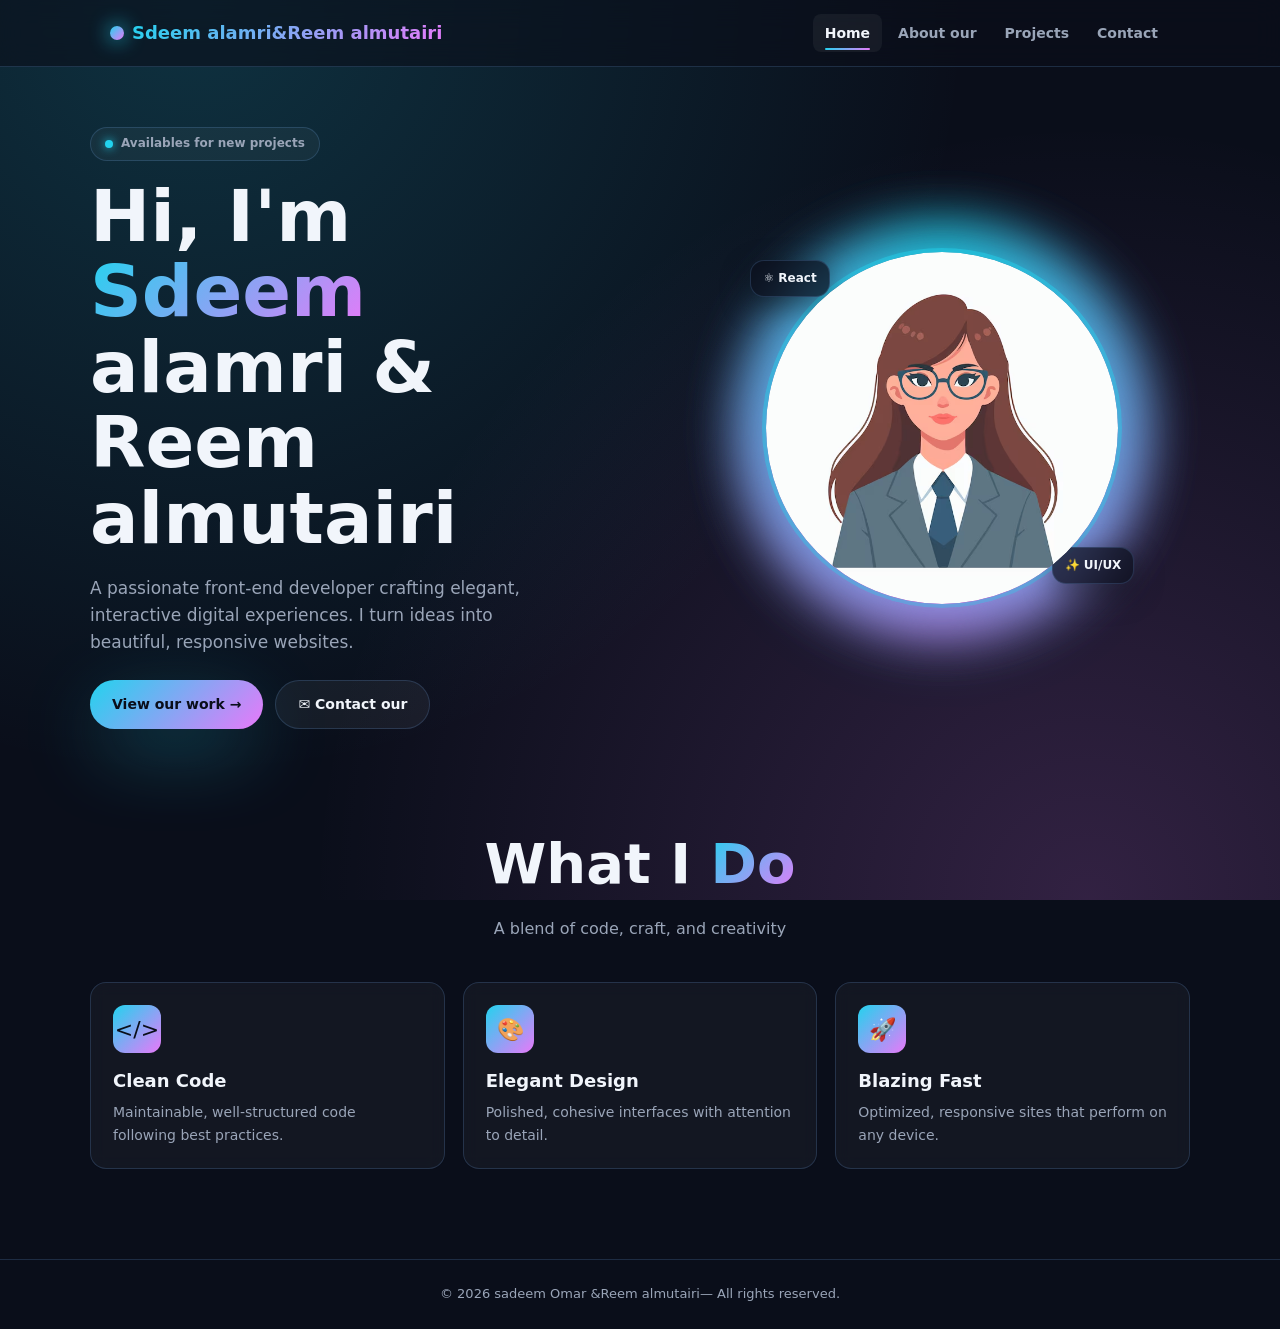
<file: index.html>
<!DOCTYPE html>
<html lang="en">
<head>
  <meta charset="UTF-8" />
  <meta name="viewport" content="width=device-width, initial-scale=1" />
  <title>Sdeem alamri &Reem almutairi— Portfolio</title>
  <meta name="description" content="Personal portfolio of Sdeem alamri&Reem almutairi, front-end developer & designer." />
  <link rel="stylesheet" href="style.css" />
</head>
<body>
  <header class="site-header">
    <nav class="nav">
      <a href="index.html" class="logo">
        <span class="logo-dot"></span>
        <span class="logo-text">Sdeem alamri&Reem almutairi</span>
      </a>
      <div class="menu">
        <a href="index.html">Home</a>
        <a href="about.html">About our</a>
        <a href="projects.html">Projects</a>
        <a href="contact.html">Contact</a>
      </div>
    </nav>
  </header>

  <main>
    <section class="hero container">
      <div class="hero-grid">
        <div class="reveal">
          <div class="badge"><span class="dot"></span> Availables for new projects</div>
          <h1>Hi, I'm <span class="grad">Sdeem</span><br/>alamri & Reem almutairi</h1>
          <p>A passionate front-end developer crafting elegant, interactive digital experiences. I turn ideas into beautiful, responsive websites.</p>
          <div class="cta">
            <a href="projects.html" class="btn btn-primary">View our work →</a>
            <a href="contact.html" class="btn btn-ghost">✉ Contact our</a>
          </div>
        </div>
        <div class="reveal">
          <div class="avatar-wrap">
            <div class="avatar-ring"></div>
     <div class="avatar-ring"></div>
<div class="avatar">
<img src="./assets/my-photo.avif" alt="Sdeem Almri">
</div>
            <div class="chip left">⚛ React</div>
            <div class="chip right">✨ UI/UX</div>
          </div>
        </div>
      </div>
    </section>

    <section class="section container">
      <h2 class="section-title">What I <span class="grad">Do</span></h2>
      <p class="section-sub">A blend of code, craft, and creativity</p>
      <div class="features">
        <div class="card reveal">
          <div class="card-icon">&lt;/&gt;</div>
          <h3>Clean Code</h3>
          <p>Maintainable, well-structured code following best practices.</p>
        </div>
        <div class="card reveal">
          <div class="card-icon">🎨</div>
          <h3>Elegant Design</h3>
          <p>Polished, cohesive interfaces with attention to detail.</p>
        </div>
        <div class="card reveal">
          <div class="card-icon">🚀</div>
          <h3>Blazing Fast</h3>
          <p>Optimized, responsive sites that perform on any device.</p>
        </div>
      </div>
    </section>
  </main>

  <footer><div class="container">© 2026 sadeem Omar &Reem almutairi— All rights reserved.</div></footer>
  <script src="script.js"></script>
</body>
</html>
</file>
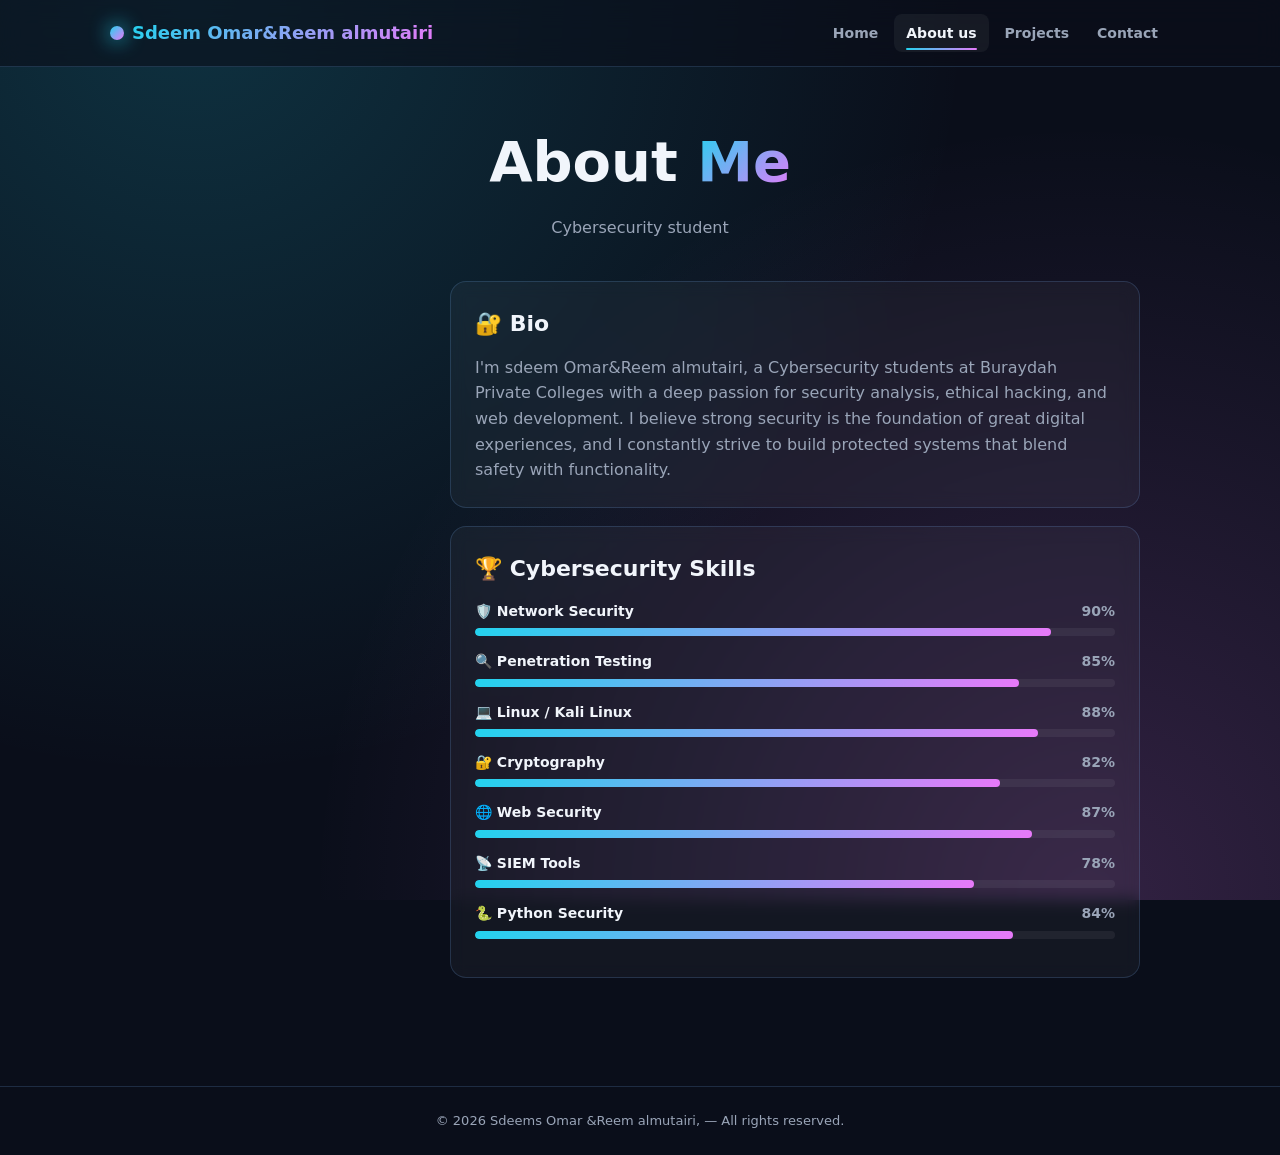
<file: about.html>
<!DOCTYPE html>
<html lang="en">
<head>
  <meta charset="UTF-8" />
  <meta name="viewport" content="width=device-width, initial-scale=1" />
  <title>About our — Sdeem Omar &Reem almutairi</title>
  <meta name="description" content="About Sdeem Omar & Reem almutairi — cybersecurity student & front-end developer." />
  <link rel="stylesheet" href="style.css" />
</head>
<body>
  <header class="site-header">
    <nav class="nav">
      <a href="index.html" class="logo">
        <span class="logo-dot"></span>
        <span class="logo-text">Sdeem Omar&Reem almutairi</span>
      </a>
      <div class="menu">
        <a href="index.html">Home</a>
        <a href="about.html">About us</a>
        <a href="projects.html">Projects</a>
        <a href="contact.html">Contact</a>
      </div>
    </nav>
  </header>

  <main>
    <section class="section container">
      <h2 class="section-title">About <span class="grad">Me</span></h2>
      <p class="section-sub">Cybersecurity student </p>

      <div class="about-grid">
        <div class="about-photo reveal">
        </div>
        <div>
          <div class="bio reveal">
            <h2>🔐 Bio</h2>
            <p>I'm sdeem Omar&Reem almutairi, a Cybersecurity students at Buraydah Private Colleges with a deep passion for security analysis, ethical hacking, and web development. I believe strong security is the foundation of great digital experiences, and I constantly strive to build protected systems that blend safety with functionality.</p>
          </div>
          <div class="skills reveal">
            <h2>🏆 Cybersecurity Skills</h2>
            <div class="skill"><div class="skill-row"><span class="name">🛡️ Network Security</span><span class="pct">90%</span></div><div class="bar"><span data-level="90"></span></div></div>
            <div class="skill"><div class="skill-row"><span class="name">🔍 Penetration Testing</span><span class="pct">85%</span></div><div class="bar"><span data-level="85"></span></div></div>
            <div class="skill"><div class="skill-row"><span class="name">💻 Linux / Kali Linux</span><span class="pct">88%</span></div><div class="bar"><span data-level="88"></span></div></div>
            <div class="skill"><div class="skill-row"><span class="name">🔐 Cryptography</span><span class="pct">82%</span></div><div class="bar"><span data-level="82"></span></div></div>
            <div class="skill"><div class="skill-row"><span class="name">🌐 Web Security</span><span class="pct">87%</span></div><div class="bar"><span data-level="87"></span></div></div>
            <div class="skill"><div class="skill-row"><span class="name">📡 SIEM Tools</span><span class="pct">78%</span></div><div class="bar"><span data-level="78"></span></div></div>
            <div class="skill"><div class="skill-row"><span class="name">🐍 Python Security</span><span class="pct">84%</span></div><div class="bar"><span data-level="84"></span></div></div>
          </div>
        </div>
      </div>
    </section>
  </main>

  <footer><div class="container">© 2026 Sdeems Omar &Reem almutairi, — All rights reserved.</div></footer>
  <script src="script.js"></script>
</body>
</html>
</file>
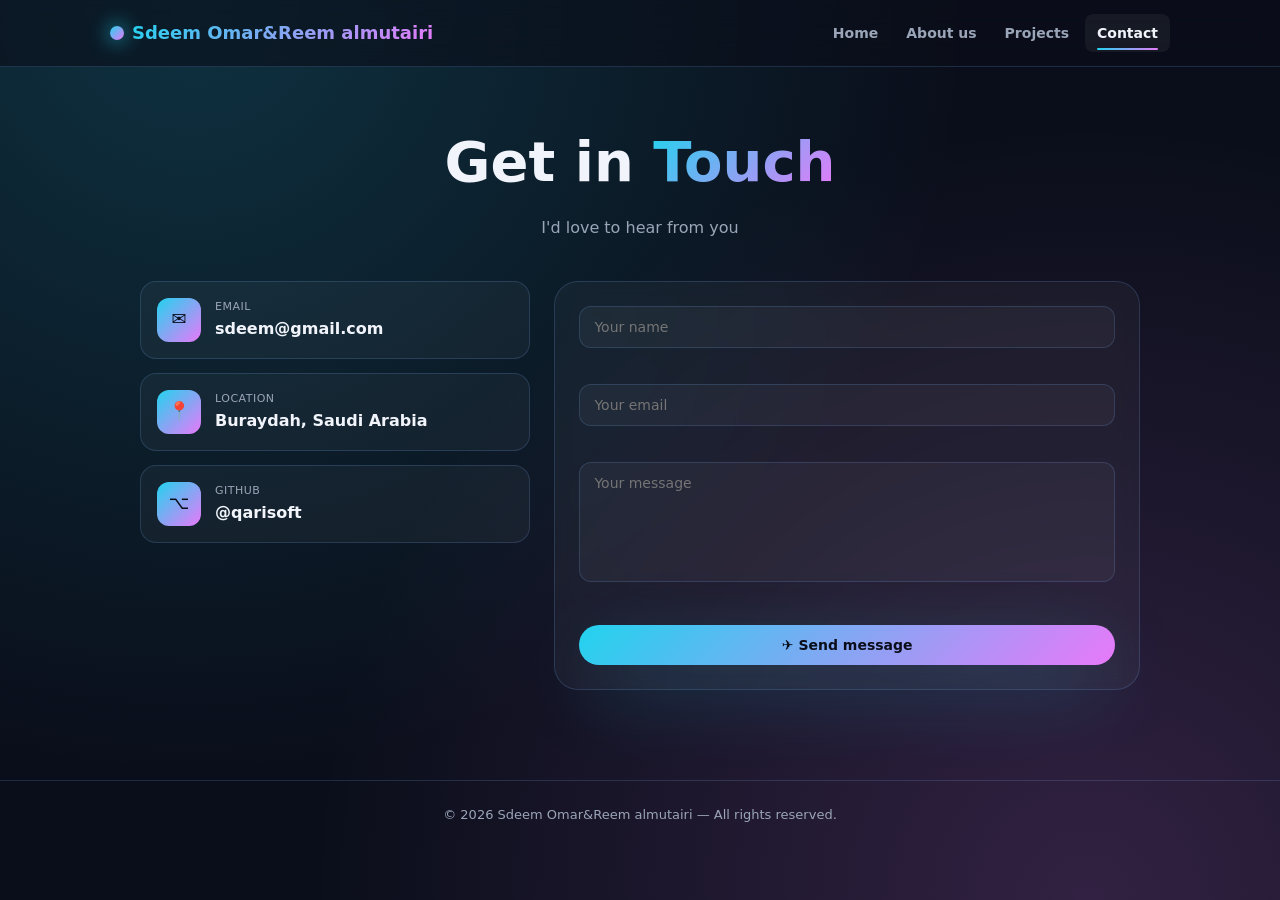
<file: contact.html>
<!DOCTYPE html>
<html lang="en">
<head>
  <meta charset="UTF-8" />
  <meta name="viewport" content="width=device-width, initial-scale=1" />
  <title>Contact — Sdeem Omar&Reem almutairi</title>
  <meta name="description" content="Get in touch with Sdeem Omar& Reem almutairi." />
  <link rel="stylesheet" href="style.css" />
</head>
<body>
  <header class="site-header">
    <nav class="nav">
      <a href="index.html" class="logo">
        <span class="logo-dot"></span>
        <span class="logo-text">Sdeem Omar&Reem almutairi</span>
      </a>
      <div class="menu">
        <a href="index.html">Home</a>
        <a href="about.html">About us</a>
        <a href="projects.html">Projects</a>
        <a href="contact.html">Contact</a>
      </div>
    </nav>
  </header>

  <main>
    <section class="section container">
      <h2 class="section-title">Get in <span class="grad">Touch</span></h2>
      <p class="section-sub">I'd love to hear from you</p>

      <div class="contact-grid">
        <div class="contact-info reveal">
          <div class="info-card"><div class="icon">✉</div><div><div class="label">Email</div><div class="value">sdeem@gmail.com</div></div></div>
          <div class="info-card"><div class="icon">📍</div><div><div class="label">Location</div><div class="value">Buraydah, Saudi Arabia</div></div></div>
          <div class="info-card"><div class="icon">⌥</div><div><div class="label">GitHub</div><div class="value">@qarisoft</div></div></div>
        </div>

        <form id="contact-form" class="contact-form reveal" novalidate>
          <div class="field">
            <input type="text" name="name" placeholder="Your name" />
            <small id="err-name" class="err"></small>
          </div>
          <div class="field">
            <input type="email" name="email" placeholder="Your email" />
            <small id="err-email" class="err"></small>
          </div>
          <div class="field">
            <textarea name="message" placeholder="Your message"></textarea>
            <small id="err-message" class="err"></small>
          </div>
          <button type="submit" class="btn btn-primary btn-submit">✈ Send message</button>
        </form>
      </div>
    </section>
  </main>

  <footer><div class="container">© 2026 Sdeem Omar&Reem almutairi — All rights reserved.</div></footer>
  <script src="script.js"></script>
</body>
</html>
</file>
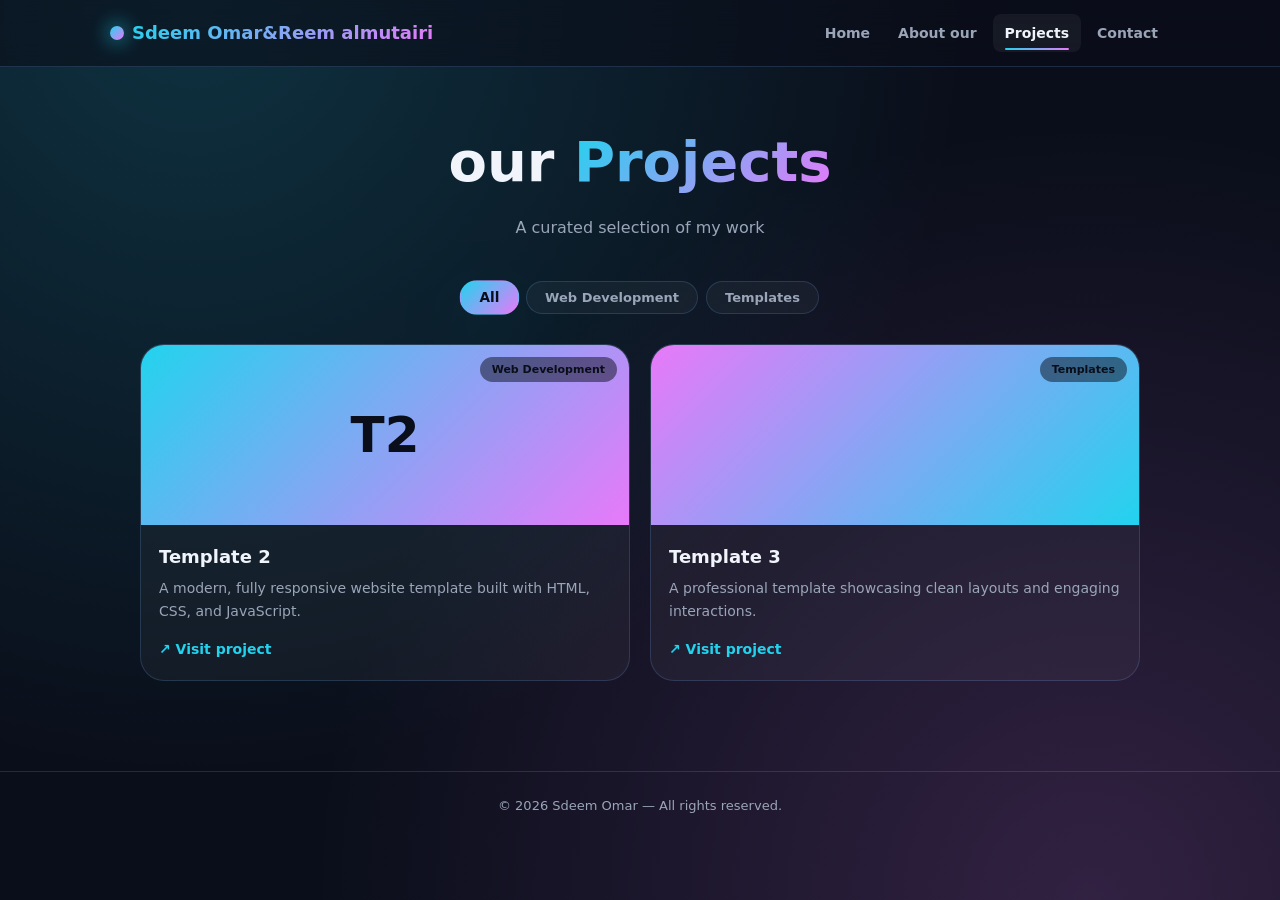
<file: projects.html>
<!DOCTYPE html>
<html lang="en">
<head>
  <meta charset="UTF-8" />
  <meta name="viewport" content="width=device-width, initial-scale=1" />
  <title>Projects — sdeem Omar&Reem almutairi</title>
  <meta name="description" content="Selected projects by sdeem Omar." />
  <link rel="stylesheet" href="style.css" />
</head>
<body>
  <header class="site-header">
    <nav class="nav">
      <a href="index.html" class="logo">
        <span class="logo-dot"></span>
        <span class="logo-text">Sdeem Omar&Reem almutairi</span>
      </a>
      <div class="menu">
        <a href="index.html">Home</a>
        <a href="about.html">About our </a>
        <a href="projects.html">Projects</a>
        <a href="contact.html">Contact</a>
      </div>
    </nav>
  </header>

  <main>
    <section class="section container">
      <h2 class="section-title">our <span class="grad">Projects</span></h2>
      <p class="section-sub">A curated selection of my work</p>

      <div class="filters">
        <button class="filter active" data-filter="all">All</button>
        <button class="filter" data-filter="web">Web Development</button>
        <button class="filter" data-filter="template">Templates</button>
      </div>

      <div class="projects">
        <article class="project" data-category="web">
          <div class="project-cover g1">
            T2
            <span class="project-tag">Web Development</span>
          </div>
          <div class="project-body">
            <h3>Template 2</h3>
            <p>A modern, fully responsive website template built with HTML, CSS, and JavaScript.</p>
            <a class="project-link" href="https://qarisoft.github.io/template2" target="_blank" rel="noreferrer">↗ Visit project</a>
          </div>
        </article>
        <article class="project" data-category="template">
          <div class="project-cover g2">
            
            <span class="project-tag">Templates</span>
          </div>
          <div class="project-body">
            <h3>Template 3</h3>
            <p>A professional template showcasing clean layouts and engaging interactions.</p>
            <a class="project-link" href="https://qarisoft.github.io/template3" target="_blank" rel="noreferrer">↗ Visit project</a>
          </div>
        </article>
      </div>
    </section>
  </main>

  <footer><div class="container">© 2026 Sdeem Omar — All rights reserved.</div></footer>
  <script src="script.js"></script>
</body>
</html>
</file>
<file: style.css>
:root{
  --bg:#0a0e1a;
  --fg:#f1f5fb;
  --muted:#9aa5b8;
  --card:rgba(255,255,255,0.04);
  --border:rgba(120,180,255,0.18);
  --primary:#22d3ee;
  --accent:#e879f9;
  --grad:linear-gradient(135deg,#22d3ee,#e879f9);
  --shadow:0 25px 80px -10px rgba(34,211,238,0.45);
  --radius:16px;
}
*{box-sizing:border-box;margin:0;padding:0}
html{scroll-behavior:smooth}
body{
  font-family:'Cairo','Segoe UI',system-ui,sans-serif;
  background:var(--bg);
  color:var(--fg);
  line-height:1.6;
  min-height:100vh;
  overflow-x:hidden;
  background-image:
    radial-gradient(circle at 15% 0%,rgba(34,211,238,0.18),transparent 55%),
    radial-gradient(circle at 85% 100%,rgba(232,121,249,0.18),transparent 55%);
  background-attachment:fixed;
}
@import url('https://fonts.googleapis.com/css2?family=Cairo:wght@300;400;600;700;900&display=swap');

a{color:inherit;text-decoration:none}
img{max-width:100%;display:block}
.container{max-width:1100px;margin:0 auto;padding:0 20px}

/* ===== Header ===== */
.site-header{
  position:sticky;top:0;z-index:50;
  backdrop-filter:blur(14px);
  background:rgba(10,14,26,0.6);
  border-bottom:1px solid var(--border);
}
.nav{display:flex;align-items:center;justify-content:space-between;padding:14px 20px;max-width:1100px;margin:0 auto;gap:8px}
.logo{display:flex;align-items:center;gap:8px;font-weight:900;font-size:18px}
.logo-dot{
  width:14px;height:14px;border-radius:50%;
  background:var(--grad);
  box-shadow:0 0 20px var(--primary);
  animation:pulse 2s infinite;
}
.logo-text{background:var(--grad);-webkit-background-clip:text;background-clip:text;color:transparent}
.menu{display:flex;gap:4px;flex-wrap:wrap}
.menu a{
  padding:8px 12px;font-weight:700;font-size:14px;color:var(--muted);
  border-radius:8px;transition:all .25s;
}
.menu a:hover,.menu a.active{color:var(--fg);background:rgba(255,255,255,0.05)}
.menu a.active{position:relative}
.menu a.active::after{
  content:"";position:absolute;left:12px;right:12px;bottom:2px;height:2px;border-radius:2px;background:var(--grad);
}

/* ===== Buttons ===== */
.btn{
  display:inline-flex;align-items:center;gap:8px;
  padding:12px 22px;border-radius:999px;font-weight:700;font-size:14px;
  border:none;cursor:pointer;transition:all .3s;font-family:inherit;
}
.btn-primary{background:var(--grad);color:#0a0e1a;box-shadow:var(--shadow)}
.btn-primary:hover{transform:translateY(-2px) scale(1.04)}
.btn-ghost{background:rgba(255,255,255,0.05);color:var(--fg);border:1px solid var(--border)}
.btn-ghost:hover{border-color:var(--primary);background:rgba(34,211,238,0.08)}

/* ===== Hero ===== */
.hero{padding:60px 0 40px}
.hero-grid{display:grid;grid-template-columns:1fr;gap:40px;align-items:center}
@media(min-width:768px){.hero-grid{grid-template-columns:1.1fr 1fr;gap:60px}}
.hero h1{font-size:clamp(40px,7vw,72px);line-height:1.05;font-weight:900;margin-bottom:18px}
.hero h1 .grad{background:var(--grad);-webkit-background-clip:text;background-clip:text;color:transparent}
.hero p{color:var(--muted);font-size:17px;max-width:480px;margin-bottom:24px}
.badge{
  display:inline-flex;align-items:center;gap:8px;padding:6px 14px;border-radius:999px;
  border:1px solid var(--border);background:var(--card);font-size:12px;font-weight:700;
  color:var(--muted);margin-bottom:18px;
}
.badge .dot{width:8px;height:8px;border-radius:50%;background:var(--primary);box-shadow:0 0 10px var(--primary);animation:pulse 1.6s infinite}
.cta{display:flex;flex-wrap:wrap;gap:12px}

/* avatar */
.avatar-wrap{position:relative;width:min(360px,90vw);margin:0 auto}
.avatar-ring{
  position:absolute;inset:-18px;border-radius:50%;
  background:conic-gradient(from 0deg,#22d3ee,#e879f9,#22d3ee);
  filter:blur(28px);opacity:.7;
 
}
.avatar{
  position:relative;border-radius:50%;overflow:hidden;
  border:4px solid rgba(34,211,238,0.5);
  box-shadow:var(--shadow);
  animation:float 5s ease-in-out infinite;
  aspect-ratio:1/1;
}
.avatar img {
  display: block !important;
  width: 100%;
  height: 100%;
  object-fit: cover;
  position: absolute; 
  top: 0;
  left: 0;
  z-index: 999;       /* رفعنا الرقم لـ 999 لضمان الظهور فوق الألوان */
  border-radius: 50%;
}

.chip{
  position:absolute;display:flex;align-items:center;gap:6px;
  padding:8px 12px;border-radius:14px;font-weight:800;font-size:12px;
  background:rgba(10,14,26,0.7);backdrop-filter:blur(10px);
  border:1px solid var(--border);box-shadow:0 10px 30px rgba(0,0,0,.4);
}
.chip.left{top:12px;left:-12px;animation:float 3.5s ease-in-out infinite}
.chip.right{bottom:24px;right:-12px;animation:float 4s ease-in-out infinite 1s}

/* ===== Sections ===== */
.section{padding:50px 0}
.section-title{font-size:clamp(36px,6vw,56px);font-weight:900;text-align:center;margin-bottom:8px}
.section-title .grad{background:var(--grad);-webkit-background-clip:text;background-clip:text;color:transparent}
.section-sub{text-align:center;color:var(--muted);margin-bottom:40px}

/* feature cards */
.features{display:grid;gap:18px;grid-template-columns:repeat(auto-fit,minmax(240px,1fr));margin-top:40px}
.card{
  background:var(--card);border:1px solid var(--border);border-radius:var(--radius);
  padding:22px;backdrop-filter:blur(8px);transition:all .35s;position:relative;overflow:hidden;
}
.card:hover{transform:translateY(-6px);border-color:rgba(34,211,238,0.5)}
.card-icon{
  display:inline-flex;width:48px;height:48px;border-radius:12px;
  background:var(--grad);align-items:center;justify-content:center;color:#0a0e1a;font-size:22px;margin-bottom:14px;
}
.card h3{font-size:18px;margin-bottom:6px}
.card p{color:var(--muted);font-size:14px}

/* ===== About ===== */
.about-grid{display:grid;gap:30px;grid-template-columns:1fr;max-width:1000px;margin:0 auto}
@media(min-width:768px){.about-grid{grid-template-columns:280px 1fr}}
.about-photo{position:relative}
.about-photo img{border-radius:24px;border:2px solid rgba(34,211,238,0.4);box-shadow:var(--shadow)}
.bio,.skills{background:var(--card);border:1px solid var(--border);border-radius:var(--radius);padding:24px;backdrop-filter:blur(8px);margin-bottom:18px}
.bio h2,.skills h2{display:flex;align-items:center;gap:10px;font-size:22px;margin-bottom:14px}
.bio p{color:var(--muted)}
.skill{margin-bottom:14px}
.skill-row{display:flex;justify-content:space-between;font-size:14px;font-weight:700;margin-bottom:6px}
.skill-row .name{display:flex;align-items:center;gap:8px;color:var(--fg)}
.skill-row .pct{color:var(--muted)}
.bar{height:8px;border-radius:99px;background:rgba(255,255,255,0.06);overflow:hidden}
.bar > span{display:block;height:100%;background:var(--grad);border-radius:99px;width:0;transition:width 1.4s cubic-bezier(.2,.8,.2,1)}

/* ===== Projects ===== */
.filters{display:flex;flex-wrap:wrap;justify-content:center;gap:8px;margin-bottom:30px}
.filter{
  padding:8px 18px;border-radius:999px;border:1px solid var(--border);
  background:var(--card);color:var(--muted);font-weight:700;font-size:13px;
  cursor:pointer;transition:all .25s;font-family:inherit;
}
.filter:hover{color:var(--fg)}
.filter.active{background:var(--grad);color:#0a0e1a;border-color:transparent;box-shadow:var(--shadow);transform:scale(1.05)}
.projects{display:grid;gap:20px;grid-template-columns:repeat(auto-fit,minmax(280px,1fr));max-width:1000px;margin:0 auto}
.project{
  background:var(--card);border:1px solid var(--border);border-radius:24px;overflow:hidden;
  transition:all .35s;animation:fadeUp .5s both;
}
.project:hover{transform:translateY(-8px);border-color:rgba(34,211,238,0.5)}
.project-cover{height:180px;position:relative;overflow:hidden;display:flex;align-items:center;justify-content:center;font-size:50px;color:#0a0e1a;font-weight:900}
.project-cover.g1{background:linear-gradient(135deg,#22d3ee,#e879f9)}
.project-cover.g2{background:linear-gradient(135deg,#e879f9,#22d3ee)}
.project-cover::after{
  content:"";position:absolute;inset:0;width:33%;
  background:rgba(255,255,255,0.12);transform:skewX(-20deg) translateX(-200%);
  animation:shine 3s infinite;
}
.project-tag{position:absolute;top:12px;right:12px;padding:4px 12px;border-radius:999px;background:rgba(10,14,26,0.5);backdrop-filter:blur(8px);font-size:11px;font-weight:700}
.project-body{padding:18px}
.project-body h3{font-size:18px;margin-bottom:6px}
.project-body p{color:var(--muted);font-size:14px;margin-bottom:14px}
.project-link{display:inline-flex;align-items:center;gap:8px;color:var(--primary);font-weight:700;font-size:14px;transition:gap .25s}
.project-link:hover{gap:12px}

/* ===== Contact ===== */
.contact-grid{display:grid;gap:24px;grid-template-columns:1fr;max-width:1000px;margin:0 auto}
@media(min-width:768px){.contact-grid{grid-template-columns:1fr 1.5fr}}
.contact-info{display:flex;flex-direction:column;gap:14px}
.info-card{
  display:flex;align-items:center;gap:14px;padding:16px;border-radius:var(--radius);
  background:var(--card);border:1px solid var(--border);transition:transform .25s;
}
.info-card:hover{transform:translateX(-4px)}
.info-card .icon{
  width:44px;height:44px;border-radius:12px;background:var(--grad);
  display:flex;align-items:center;justify-content:center;color:#0a0e1a;font-size:18px;flex-shrink:0;
}
.info-card .label{font-size:11px;color:var(--muted);text-transform:uppercase;letter-spacing:.5px}
.info-card .value{font-weight:700}

form.contact-form{
  background:var(--card);border:1px solid var(--border);border-radius:24px;padding:24px;backdrop-filter:blur(8px);
}
.field{margin-bottom:16px;position:relative}
.field input,.field textarea{
  width:100%;padding:12px 14px;border-radius:12px;background:rgba(255,255,255,0.04);
  border:1px solid var(--border);color:var(--fg);font-family:inherit;font-size:14px;
  transition:all .25s;
}
.field textarea{resize:none;min-height:120px}
.field input:focus,.field textarea:focus{outline:none;border-color:var(--primary);box-shadow:0 0 0 3px rgba(34,211,238,0.18)}
.field .err{display:block;margin-top:6px;color:#fb7185;font-size:12px;min-height:14px}
.btn-submit{width:100%;justify-content:center}

/* ===== Footer ===== */
footer{
  border-top:1px solid var(--border);text-align:center;padding:24px 0;
  color:var(--muted);font-size:13px;margin-top:40px;
}

/* ===== Animations ===== */
@keyframes spin{to{transform:rotate(360deg)}}
@keyframes float{0%,100%{transform:translateY(0)}50%{transform:translateY(-12px)}}
@keyframes pulse{0%,100%{transform:scale(1);opacity:1}50%{transform:scale(1.2);opacity:.6}}
@keyframes shine{0%{transform:skewX(-20deg) translateX(-200%)}60%,100%{transform:skewX(-20deg) translateX(400%)}}
@keyframes fadeUp{from{opacity:0;transform:translateY(30px)}to{opacity:1;transform:translateY(0)}}

.reveal{opacity:0;transform:translateY(30px);transition:all .8s ease}
.reveal.visible{opacity:1;transform:translateY(0)}

/* ===== Responsive nav ===== */
@media(max-width:520px){
  .menu a{padding:6px 8px;font-size:12px}
  .logo{font-size:14px}
  .logo-dot{width:11px;height:11px}
}
</file>
